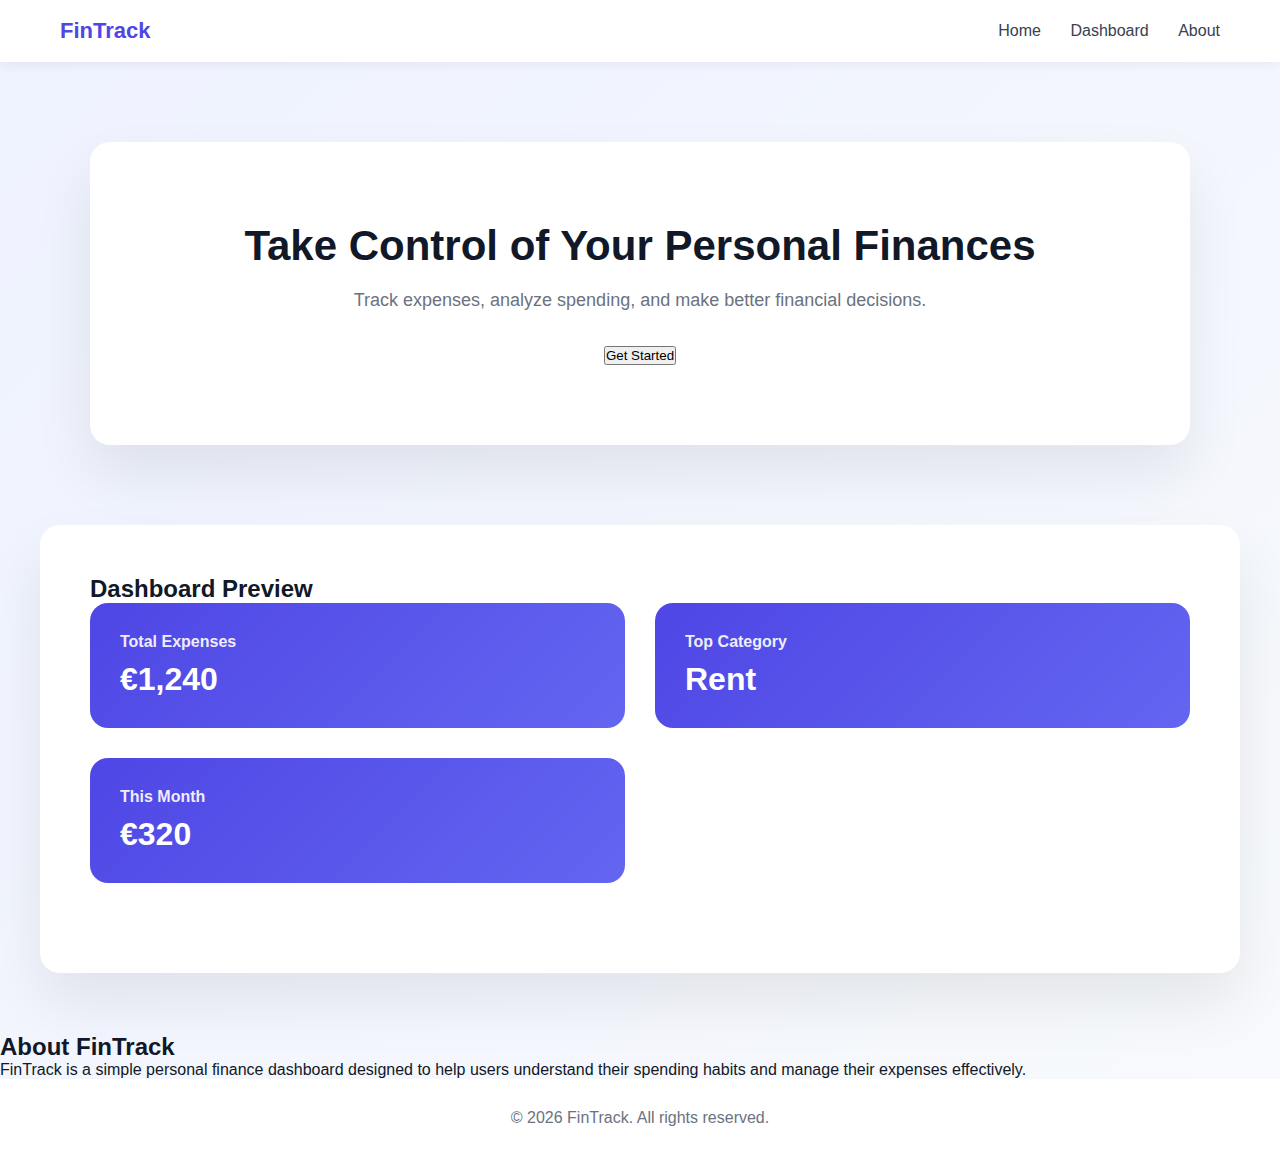
<file: index.html>
<!DOCTYPE html>
<html lang="en">
<head>
  <meta charset="UTF-8">
  <title>FinTrack – Personal Finance Dashboard</title>
  <link rel="stylesheet" href="style.css">
</head>
<body>

  <!-- HEADER -->
  <header class="header">
    <div class="logo">FinTrack</div>
    <nav>
      <a href="#">Home</a>
      <a href="#dashboard">Dashboard</a>
      <a href="#about">About</a>
    </nav>
  </header>

  <!-- HERO SECTION -->
  <section class="hero">
    <h1>Take Control of Your Personal Finances</h1>
    <p>Track expenses, analyze spending, and make better financial decisions.</p>
    <button>Get Started</button>
  </section>

  <!-- DASHBOARD PREVIEW -->
  <section id="dashboard" class="dashboard">
    <h2>Dashboard Preview</h2>

    <div class="cards">
      <div class="card">
        <h3>Total Expenses</h3>
        <p class="amount">€1,240</p>
      </div>

      <div class="card">
        <h3>Top Category</h3>
        <p class="amount">Rent</p>
      </div>

      <div class="card">
        <h3>This Month</h3>
        <p class="amount">€320</p>
      </div>
    </div>
  </section>

  <!-- ABOUT -->
  <section id="about" class="about">
    <h2>About FinTrack</h2>
    <p>
      FinTrack is a simple personal finance dashboard designed to help users
      understand their spending habits and manage their expenses effectively.
    </p>
  </section>

  <!-- FOOTER -->
  <footer class="footer">
    <p>© 2026 FinTrack. All rights reserved.</p>
  </footer>

</body>
</html>
</file>
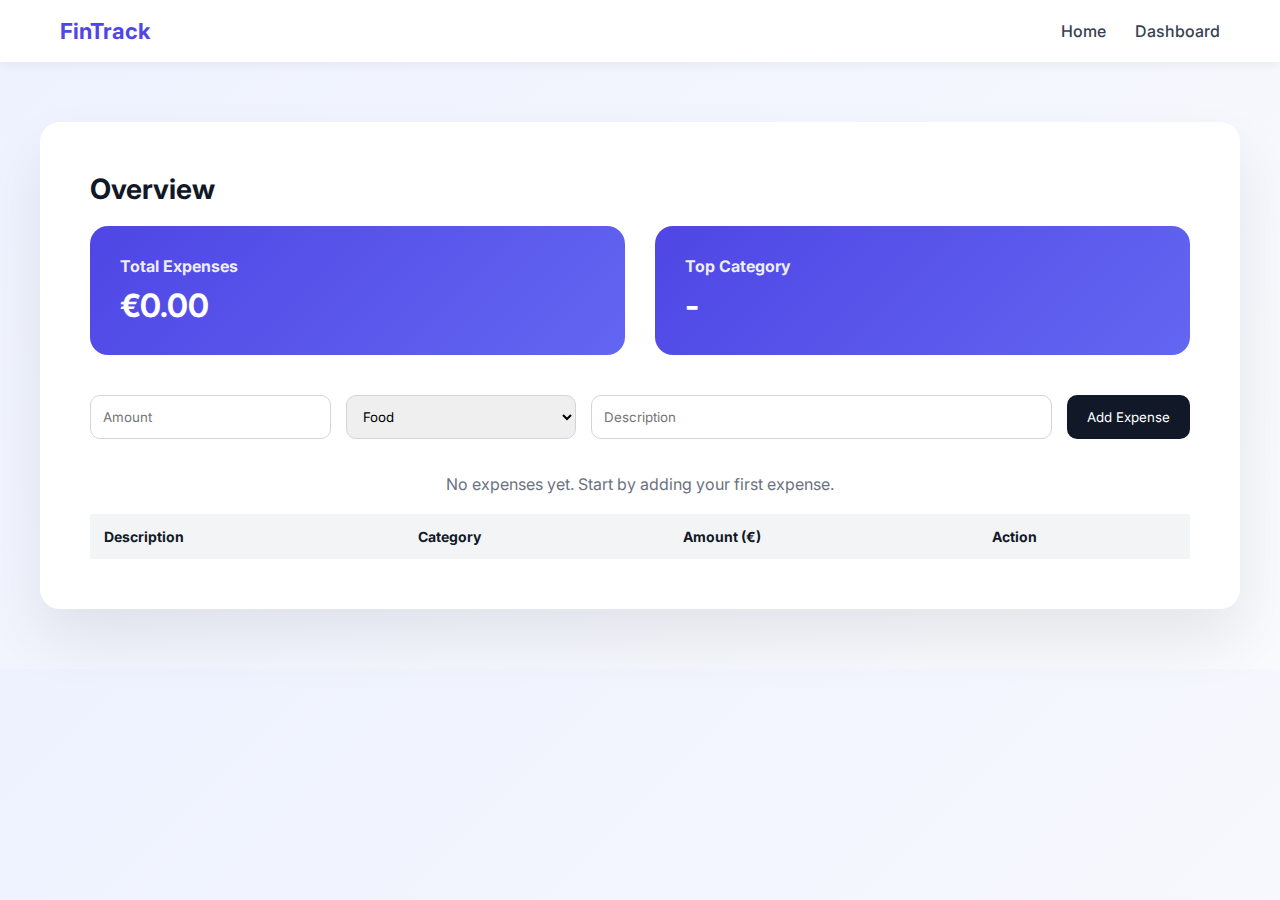
<file: dashboard.html>
<!DOCTYPE html>
<html lang="en">
<head>
  <meta charset="UTF-8">
  <title>FinTrack Dashboard</title>
  <link href="https://fonts.googleapis.com/css2?family=Inter:wght@400;500;600;700&display=swap" rel="stylesheet">
  <link rel="stylesheet" href="style.css">
</head>
<body>

  <!-- HEADER -->
  <header class="header">
    <div class="logo">FinTrack</div>
    <nav>
      <a href="index.html">Home</a>
      <a href="dashboard.html">Dashboard</a>
    </nav>
  </header>

  <!-- DASHBOARD -->
  <section class="dashboard">
<h1 style="margin-bottom: 20px;">Overview</h1>

    <!-- CARDS -->
    <div class="cards">
      <div class="card">
        <h3>Total Expenses</h3>
        <p class="amount" id="totalAmount">€0</p>
      </div>
      <div class="card">
        <h3>Top Category</h3>
        <p class="amount" id="topCategory">-</p>
      </div>
    </div>

    <!-- FORM -->
    <div class="form">
      <input type="number" id="amountInput" placeholder="Amount">
      <select id="categoryInput">
        <option>Food</option>
        <option>Rent</option>
        <option>Transport</option>
        <option>Other</option>
      </select>
      <input type="text" id="descriptionInput" placeholder="Description">
      <button type="button" onclick="addExpense()">Add Expense</button>
    </div>
    <p id="emptyState" style="text-align:center; color:#6b7280; margin:20px 0;">
  No expenses yet. Start by adding your first expense.
</p>
    <!-- TABLE -->
    <table class="expense-table">
      <thead>
        <tr>
          <th>Description</th>
          <th>Category</th>
          <th onclick="sortByAmount()">Amount (€)</th>
          <th>Action</th>
        </tr>
      </thead>
      <tbody id="expenseList"></tbody>
    </table>
  </section>
  <script src="script.js"></script>
</body>
</html>
</file>
<file: style.css>
/* ======================
   RESET & BASE
====================== */
* {
  margin: 0;
  padding: 0;
  box-sizing: border-box;
  font-family: Inter, Arial, sans-serif;
  transition: all 0.2s ease;
}

body {
  background: linear-gradient(135deg, #eef2ff, #f8fafc);
  color: #111827;
}

/* ======================
   HEADER
====================== */
.header {
  background: white;
  padding: 18px 60px;
  display: flex;
  justify-content: space-between;
  align-items: center;
  box-shadow: 0 2px 12px rgba(0,0,0,0.06);
}

.logo {
  font-size: 22px;
  font-weight: 700;
  color: #4f46e5;
}

nav a {
  margin-left: 25px;
  text-decoration: none;
  font-weight: 500;
  color: #374151;
}

nav a:hover {
  color: #4f46e5;
}

/* ======================
   HERO
====================== */
.hero {
  max-width: 1100px;
  margin: 80px auto;
  padding: 80px;
  background: white;
  border-radius: 20px;
  text-align: center;
  box-shadow: 0 30px 60px rgba(0,0,0,0.08);
}

.hero h1 {
  font-size: 42px;
  margin-bottom: 20px;
}

.hero p {
  font-size: 18px;
  color: #6b7280;
  margin-bottom: 35px;
}

.btn {
  background: #4f46e5;
  color: white;
  padding: 14px 34px;
  border-radius: 10px;
  font-size: 16px;
  text-decoration: none;
  display: inline-block;
}

.btn:hover {
  transform: translateY(-2px);
  box-shadow: 0 10px 25px rgba(79,70,229,0.3);
}

/* ======================
   DASHBOARD
====================== */
.dashboard {
  max-width: 1200px;
  margin: 60px auto;
  background: white;
  padding: 50px;
  border-radius: 20px;
  box-shadow: 0 30px 60px rgba(0,0,0,0.08);
}

.dashboard h1 {
  font-size: 28px;
  margin-bottom: 30px;
}

/* ======================
   CARDS
====================== */
.cards {
  display: grid;
  grid-template-columns: repeat(2, 1fr);
  gap: 30px;
  margin-bottom: 40px;
}

.card {
  background: linear-gradient(135deg, #4f46e5, #6366f1);
  color: white;
  padding: 30px;
  border-radius: 18px;
}

.card:hover {
  transform: translateY(-6px);
}

.card h3 {
  font-size: 16px;
  opacity: 0.9;
}

.amount {
  font-size: 32px;
  font-weight: 700;
  margin-top: 10px;
}

/* ======================
   FORM
====================== */
.form {
  display: grid;
  grid-template-columns: 1fr 1fr 2fr auto;
  gap: 15px;
  margin-bottom: 35px;
}

.form input,
.form select {
  padding: 12px;
  border-radius: 10px;
  border: 1px solid #d1d5db;
}

.form button {
  background: #111827;
  color: white;
  padding: 12px 20px;
  border: none;
  border-radius: 10px;
  cursor: pointer;
}

.form button:hover {
  transform: translateY(-2px);
}

/* ======================
   TABLE
====================== */
.expense-table {
  width: 100%;
  border-collapse: collapse;
  margin-top: 20px;
}

.expense-table th {
  text-align: left;
  padding: 14px;
  background: #f3f4f6;
  font-size: 14px;
}

.expense-table td {
  padding: 14px;
  border-bottom: 1px solid #e5e7eb;
}

.expense-table tr:hover {
  background: #f9fafb;
}

.expense-table button {
  background: #ef4444;
  color: white;
  border: none;
  padding: 6px 10px;
  border-radius: 8px;
  cursor: pointer;
}

/* ======================
   CHART
====================== */
.chart {
  display: flex;
  align-items: flex-end;
  gap: 24px;
  height: 220px;
  margin: 50px 0 70px 0;
  position: relative;
}

.chart::after {
  content: "";
  position: absolute;
  left: 0;
  right: 0;
  bottom: 0;
  height: 1px;
  background: #e5e7eb;
}

.bar {
  flex: 1;
  background: #4f46e5;
  border-radius: 10px 10px 0 0;
  position: relative;
  display: flex;
  align-items: flex-end;
  justify-content: center;
  min-height: 8px;
}

/* VALUE */
.bar span {
  position: absolute;
  top: -28px;
  font-size: 13px;
  font-weight: 500;
  color: #111827;
}

/* LABEL */
.bar label {
  position: absolute;
  bottom: -32px;
  font-size: 13px;
  color: #6b7280;
}

/* ======================
   FOOTER
====================== */
.footer {
  padding: 30px;
  background: white;
  text-align: center;
  color: #6b7280;
}
</file>
